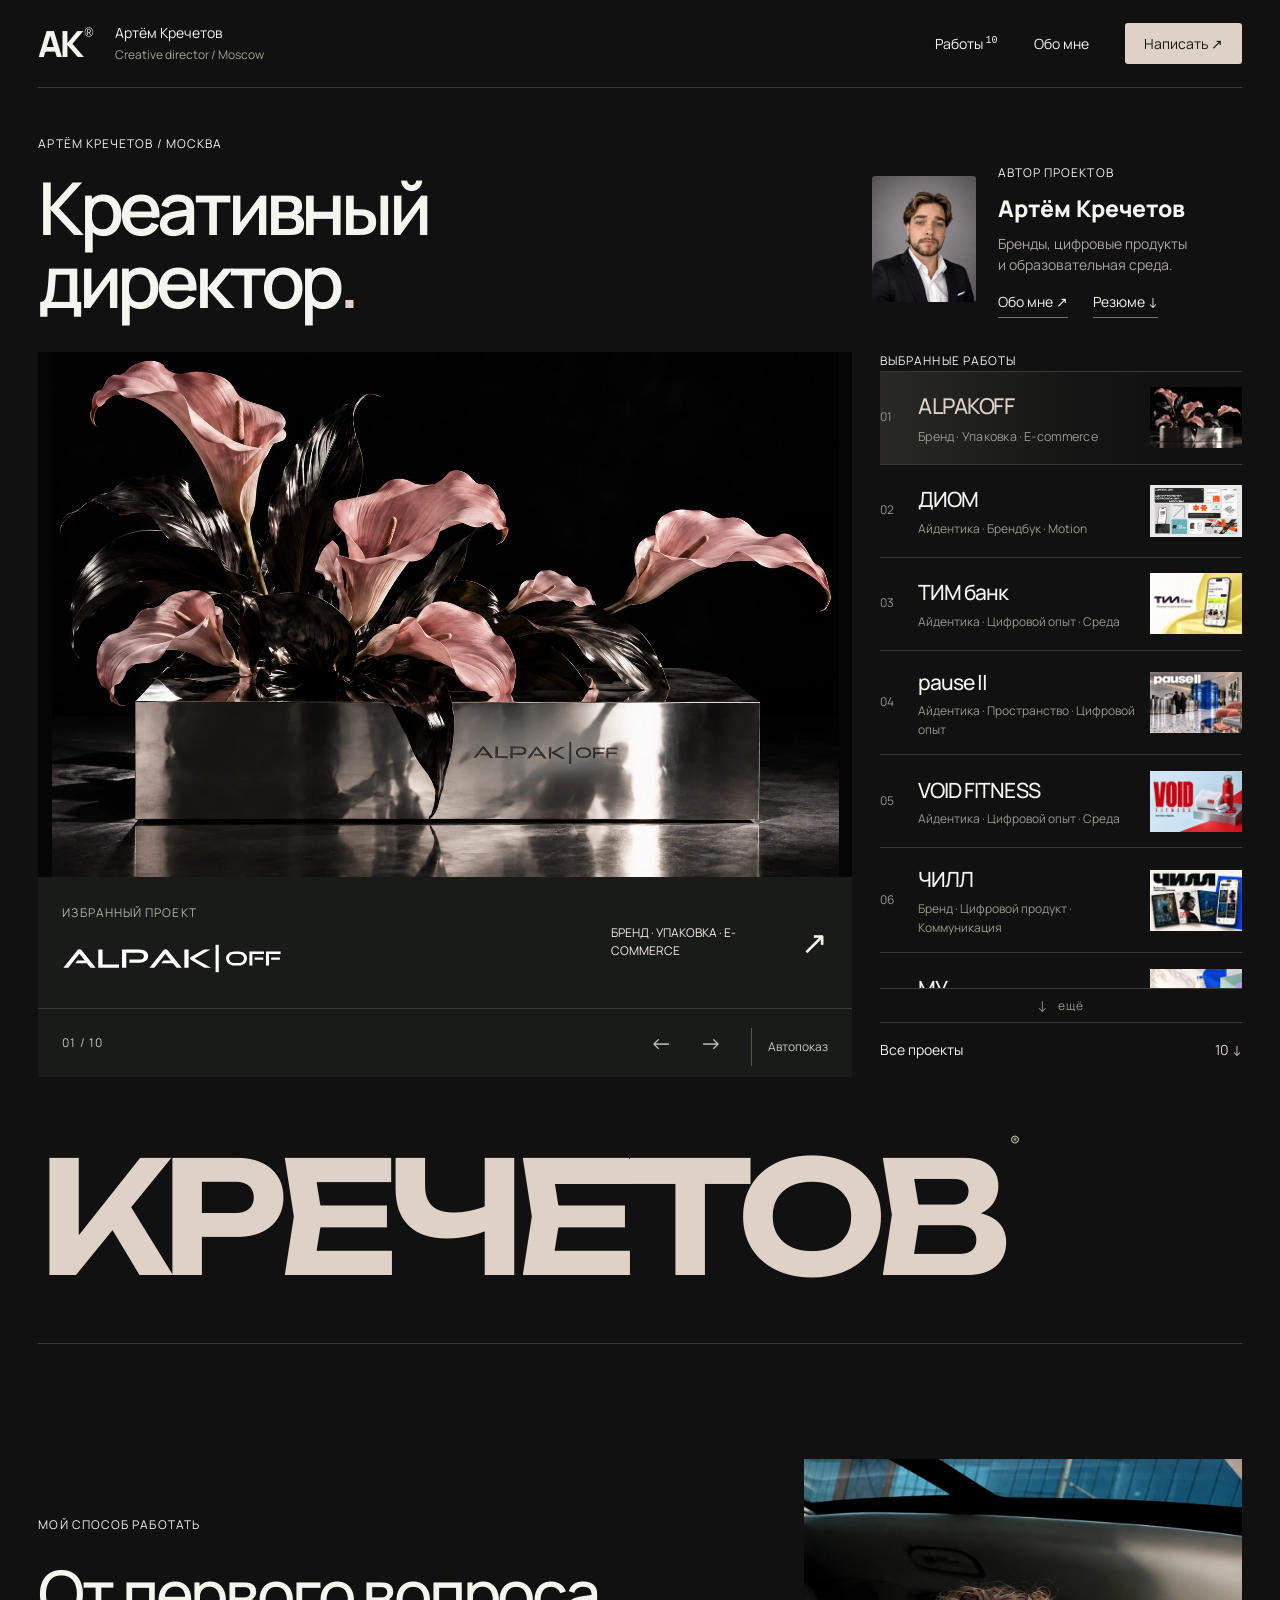
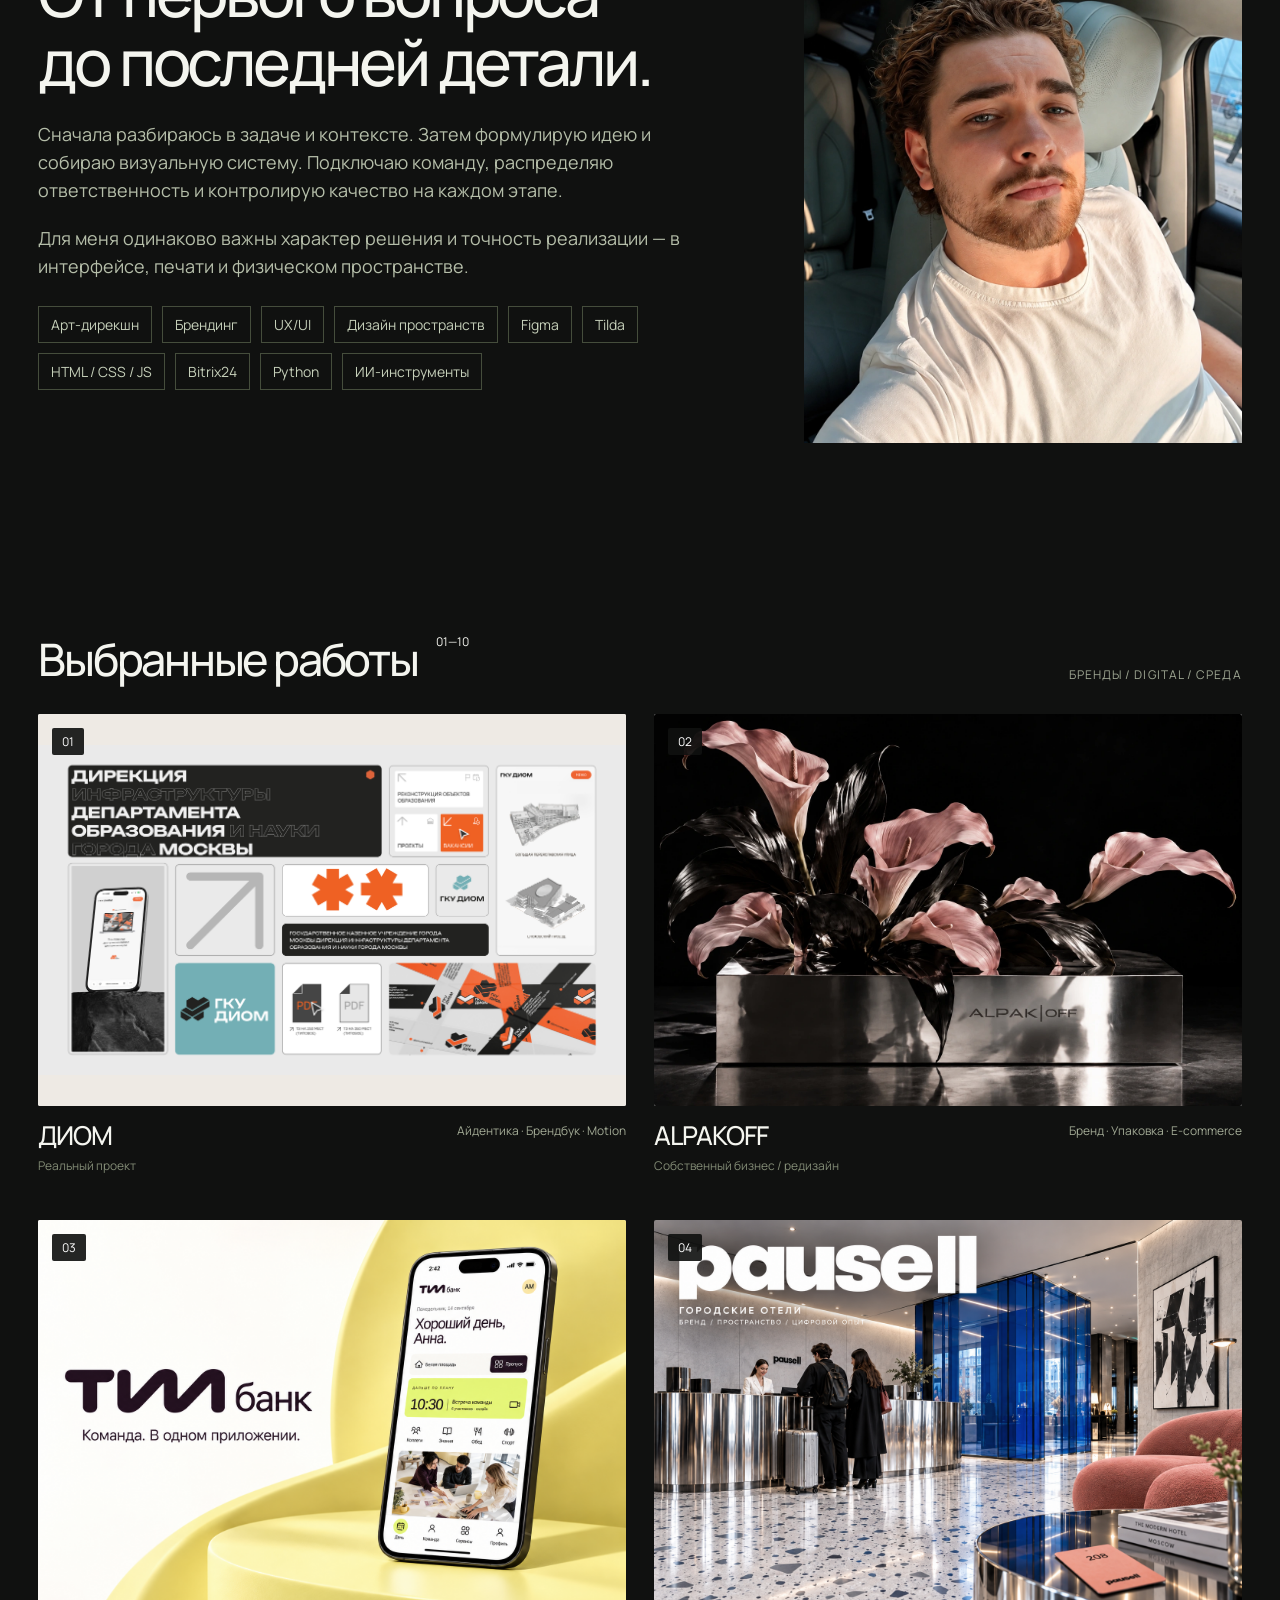
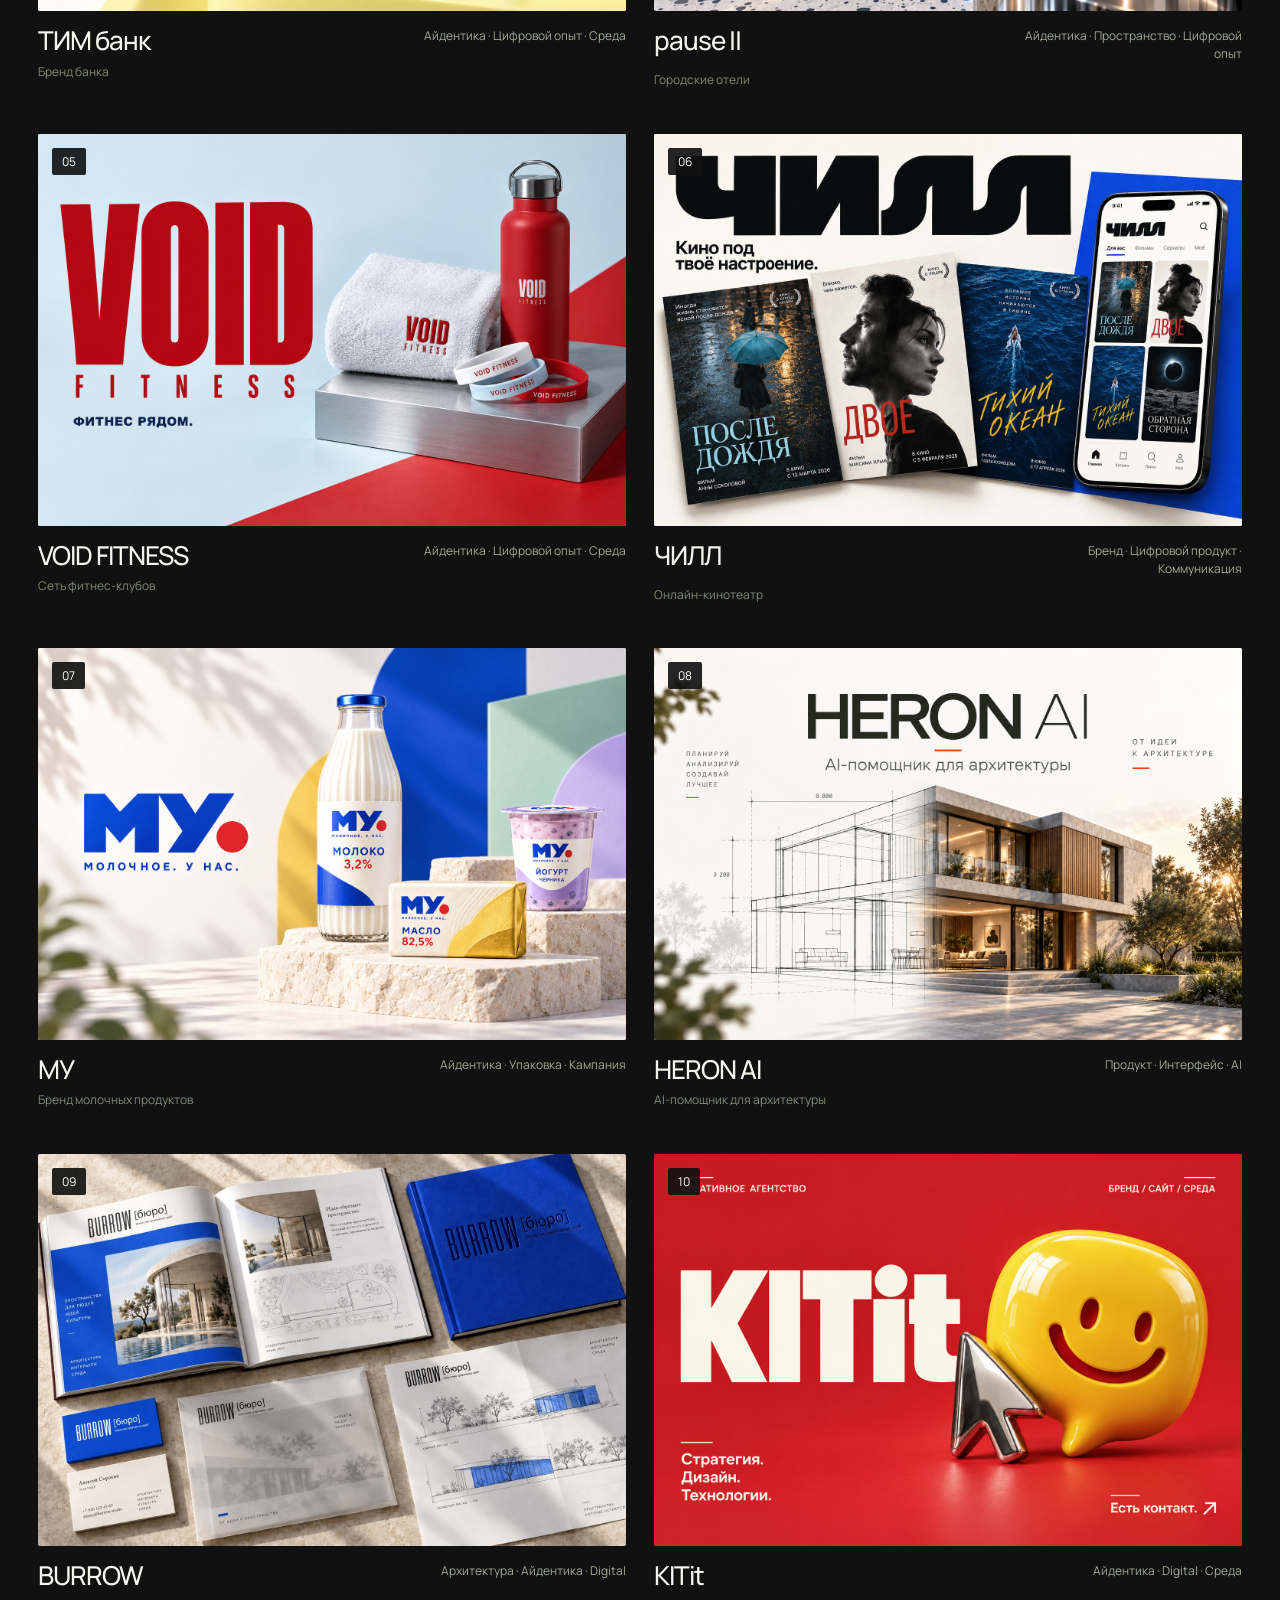
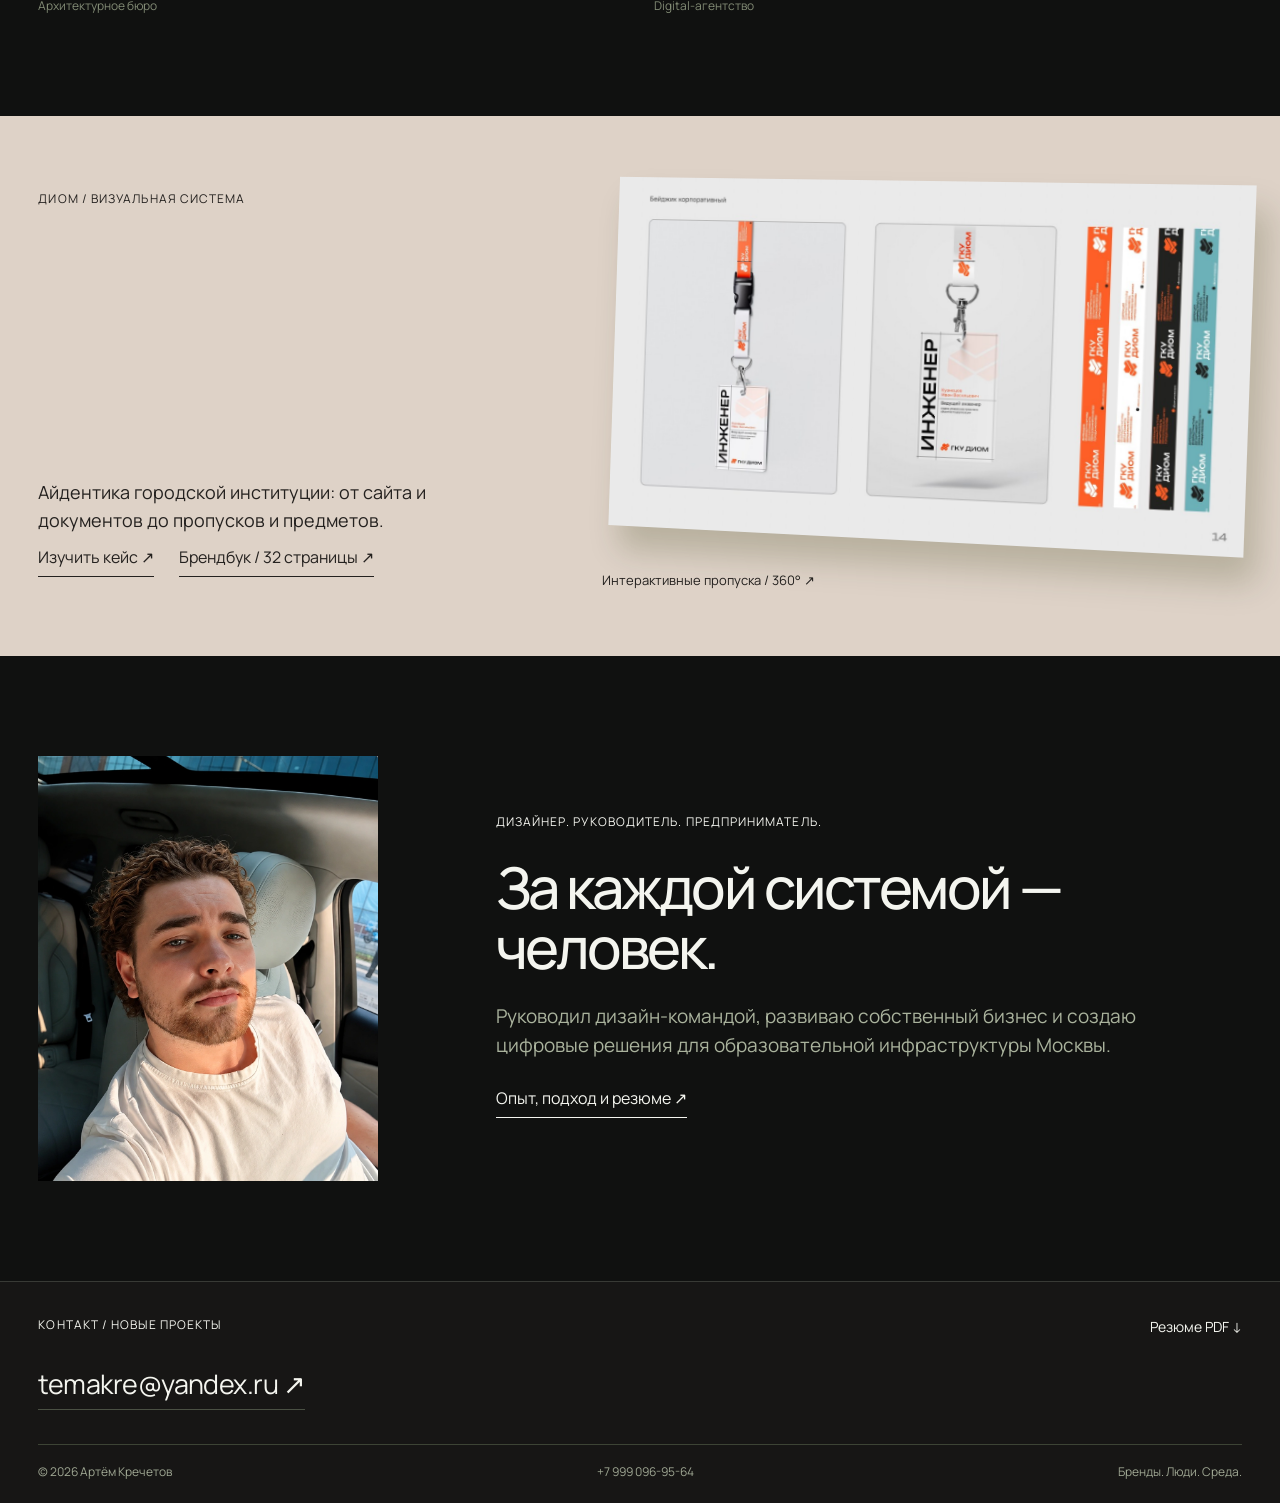
<file: index.html>
<!doctype html>
<html lang="ru">
<head>
<meta charset="utf-8">
<meta name="viewport" content="width=device-width,initial-scale=1">
<meta name="theme-color" content="#101110">
<title>Артём Кречетов — портфолио</title>
<meta name="description" content="Артём Кречетов. Креативное руководство, бренды, цифровые продукты и пространства.">
<link rel="stylesheet" href="https://nitromb1910-design.github.io/portfolio/ak.css">
</head>
<body>
<div id="ak"></div>
<script src="https://nitromb1910-design.github.io/portfolio/ak.js"></script>
</body>
</html>
</file>
